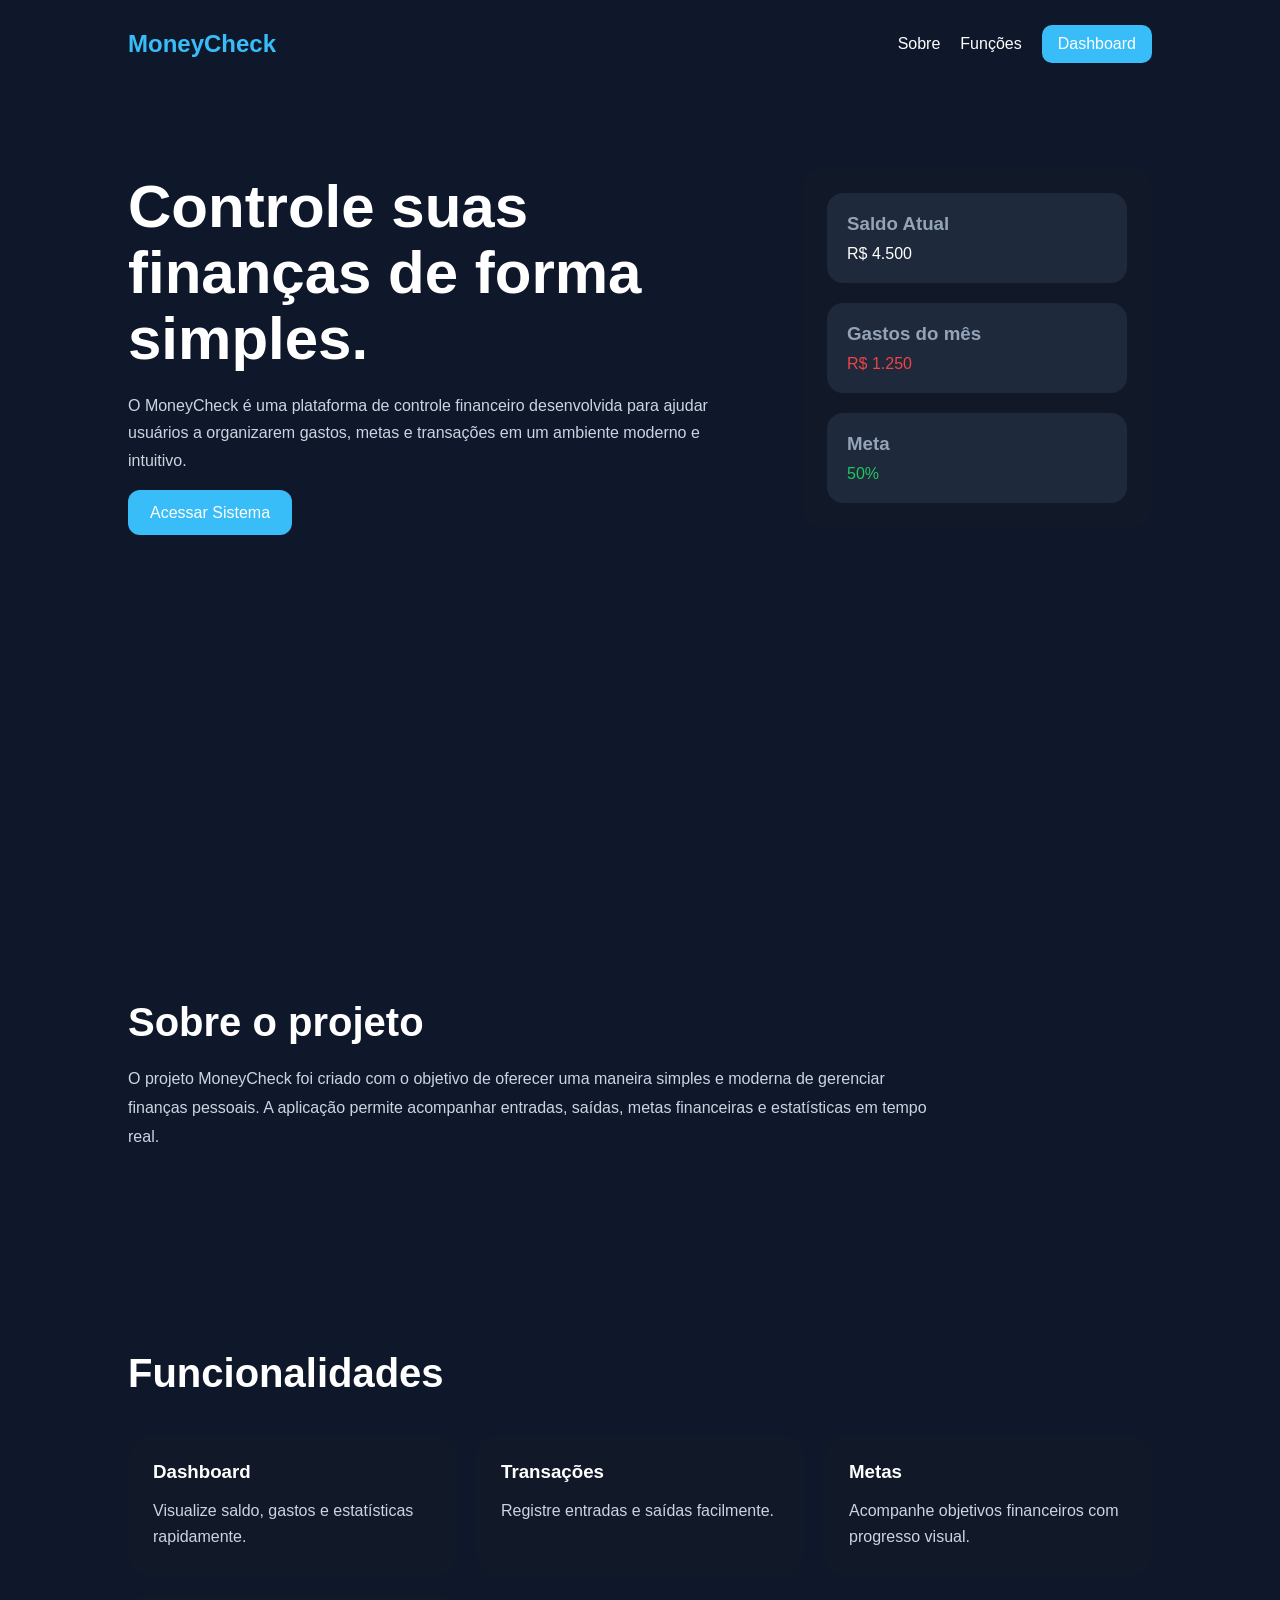
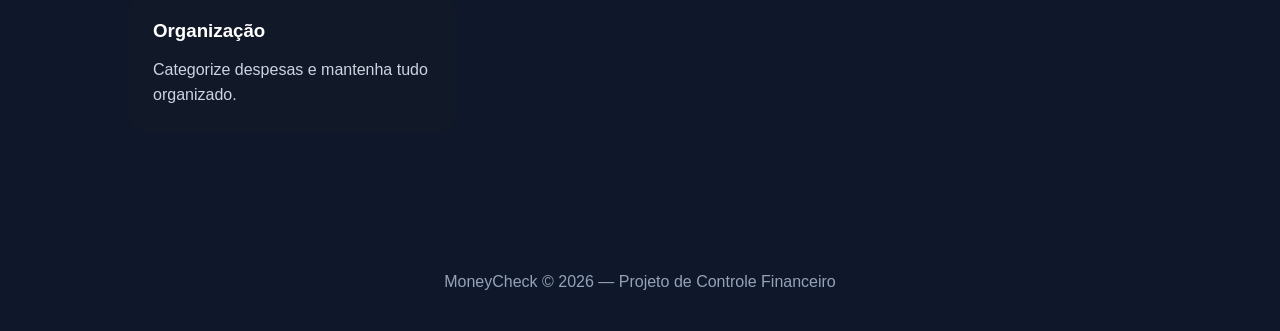
<file: index.html>
<!DOCTYPE html>
<html lang="pt-BR">
<head>
  <meta charset="UTF-8">
  <meta name="viewport" content="width=device-width, initial-scale=1.0">
  <title>MoneyCheck</title>
  <link rel="stylesheet" href="../scr/styles/style.css">
</head>
<body>

  <header class="hero">

    <nav class="navbar">
      <h2>MoneyCheck</h2>

      <div class="links">
        <a href="#about">Sobre</a>
        <a href="#features">Funções</a>
        <a href="/scr/pages/dashboard.html" class="dashboard-btn">
          Dashboard
        </a>
      </div>
    </nav>

    <div class="hero-content">

      <div class="text">

        <h1>
          Controle suas finanças
          de forma simples.
        </h1>

        <p>
          O MoneyCheck é uma plataforma de controle financeiro
          desenvolvida para ajudar usuários a organizarem
          gastos, metas e transações em um ambiente moderno
          e intuitivo.
        </p>

        <a href="/pages/dashboard.html" class="start-btn">
          Acessar Sistema
        </a>

      </div>

      <div class="hero-card">

        <div class="mini-card">
          <h3>Saldo Atual</h3>
          <p>R$ 4.500</p>
        </div>

        <div class="mini-card">
          <h3>Gastos do mês</h3>
          <p class="red">R$ 1.250</p>
        </div>

        <div class="mini-card">
          <h3>Meta</h3>
          <p class="green">50%</p>
        </div>

      </div>

    </div>

  </header>


  <section class="about" id="about">

    <h2>Sobre o projeto</h2>

    <p>
      O projeto MoneyCheck foi criado com o objetivo de oferecer
      uma maneira simples e moderna de gerenciar finanças pessoais.
      A aplicação permite acompanhar entradas, saídas, metas
      financeiras e estatísticas em tempo real.
    </p>

  </section>

  <section class="features" id="features">

    <h2>Funcionalidades</h2>

    <div class="feature-grid">

      <div class="feature-card">
        <!-- colocar imagens dessas partes -->
        <h3>Dashboard</h3>
        <p>
          Visualize saldo, gastos e estatísticas rapidamente.
        </p>
      </div>

      <div class="feature-card">
        <h3>Transações</h3>
        <p>
          Registre entradas e saídas facilmente.
        </p>
      </div>

      <div class="feature-card">
        <h3>Metas</h3>
        <p>
          Acompanhe objetivos financeiros com progresso visual.
        </p>
      </div>

      <div class="feature-card">
        <h3>Organização</h3>
        <p>
          Categorize despesas e mantenha tudo organizado.
        </p>
      </div>

    </div>

  </section>
  <footer>

    <p>
      MoneyCheck © 2026 — Projeto de Controle Financeiro
    </p>

  </footer>

</body>
</html>
</file>
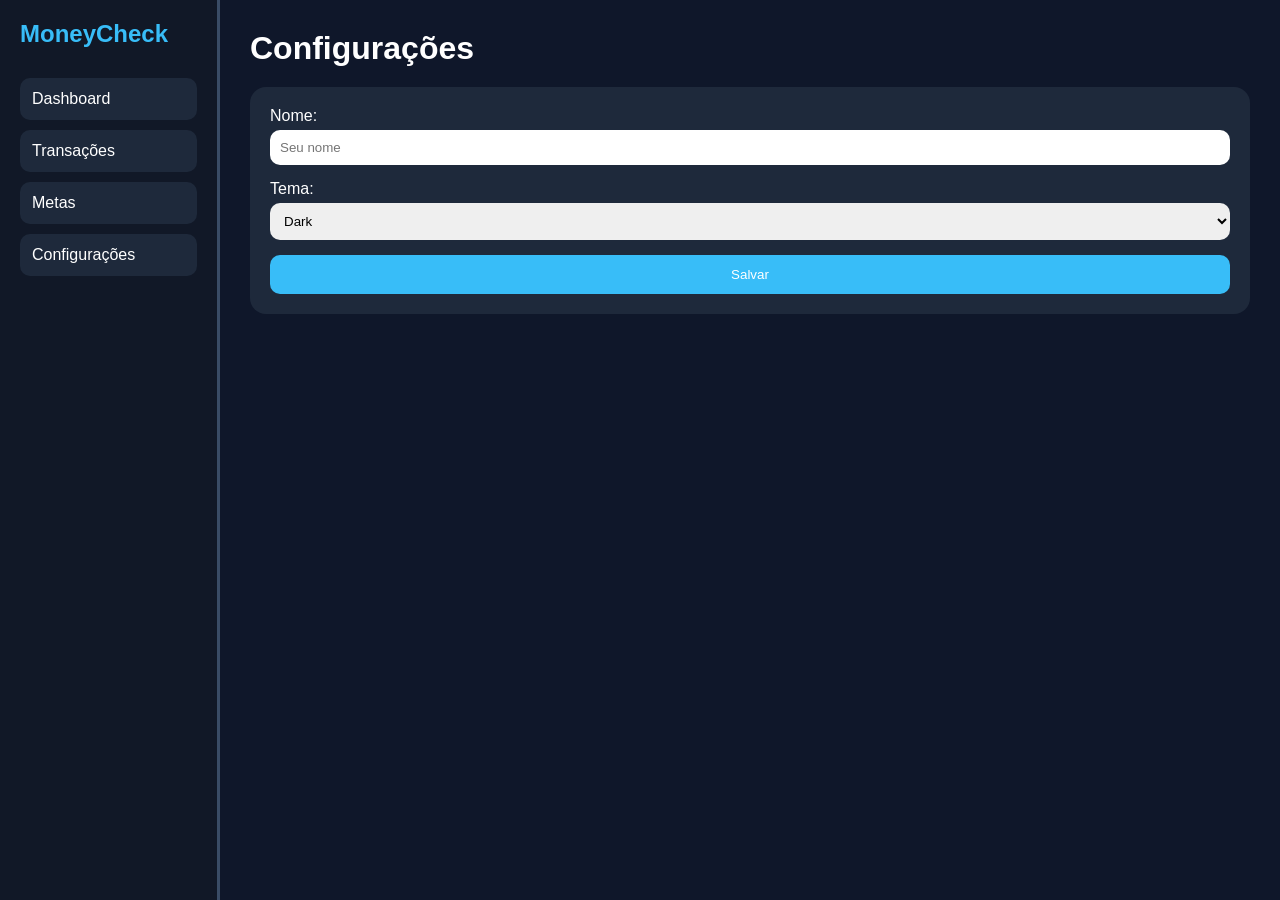
<file: pages/configuracoes.html>
<!DOCTYPE html>
<html lang="pt-BR">
<head>
  <meta charset="UTF-8">
  <meta name="viewport" content="width=device-width, initial-scale=1.0">
  <title>MoneyCheck</title>
  <link rel="stylesheet" href="../styles/configuracoes.css"/>
</head>
<body>

  <aside class="sidebar">
    <h2>MoneyCheck</h2>

    <nav>
      <a href="dashboard.html">Dashboard</a>
      <a href="transacoes.html">Transações</a>
      <a href="metas.html">Metas</a>
      <a href="configuracoes.html">Configurações</a>
    </nav>
  </aside>

  <main class="content">

    <h1>Configurações</h1>

    <div class="settings-box">

      <label>
        Nome:
        <input type="text" placeholder="Seu nome">
      </label>

      <label>
        Tema:
        <select>
          <option>Dark</option>
          <option>Light</option>
        </select>
      </label>

      <button>Salvar</button>

    </div>

  </main>

</body>
</html>
</file>
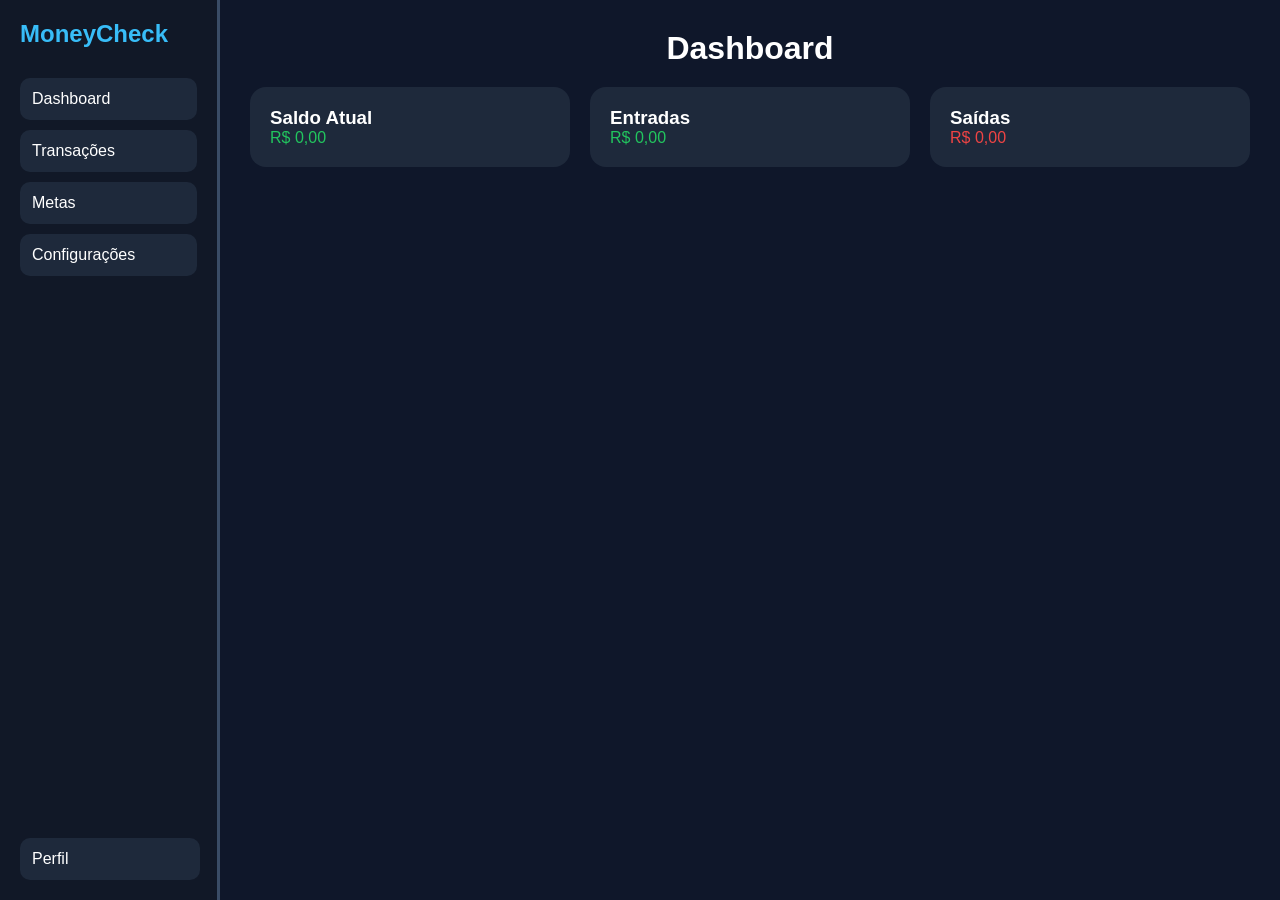
<file: pages/dashboard.html>
<!DOCTYPE html>
<html lang="pt-BR">
<head>
  <meta charset="UTF-8">
  <meta name="viewport" content="width=device-width, initial-scale=1.0">
  <title>MoneyCheck</title>
  <link rel="stylesheet" href="../styles/dashboard.css">
</head>
<body>
  
  <aside class="sidebar">
    <h2>MoneyCheck</h2>

    <nav>
      <a href="dashboard.html">Dashboard</a>
      <a href="transacoes.html">Transações</a>
      <a href="metas.html">Metas</a>
      <a href="configuracoes.html">Configurações</a>
    </nav>
    <div class="perfil">Perfil</div>
  </aside>

  <main class="content">

    <h1 class="title">Dashboard</h1>
<!-- quando clicar elas tem q abrir e tipo aqueles relatorios la , usar o toogle -->
    <section class="cards">

      <div class="card">
        <h3>Saldo Atual</h3>
        <p id="saldo">R$ 0,00</p>
      </div>

      <div class="card">
        <h3>Entradas</h3>
        <p id="receitas" style="color: #22c55e;">+ R$ 0,00</p>
      </div>

      <div class="card">
        <h3>Saídas</h3>
        <p id="despesas" style="color: #ef4444;">- R$ 0,00</p>
      </div>

    </section>

  </main>
<script  type="module" src="../script/dashboard.js"></script>
</body>
</html>
</file>
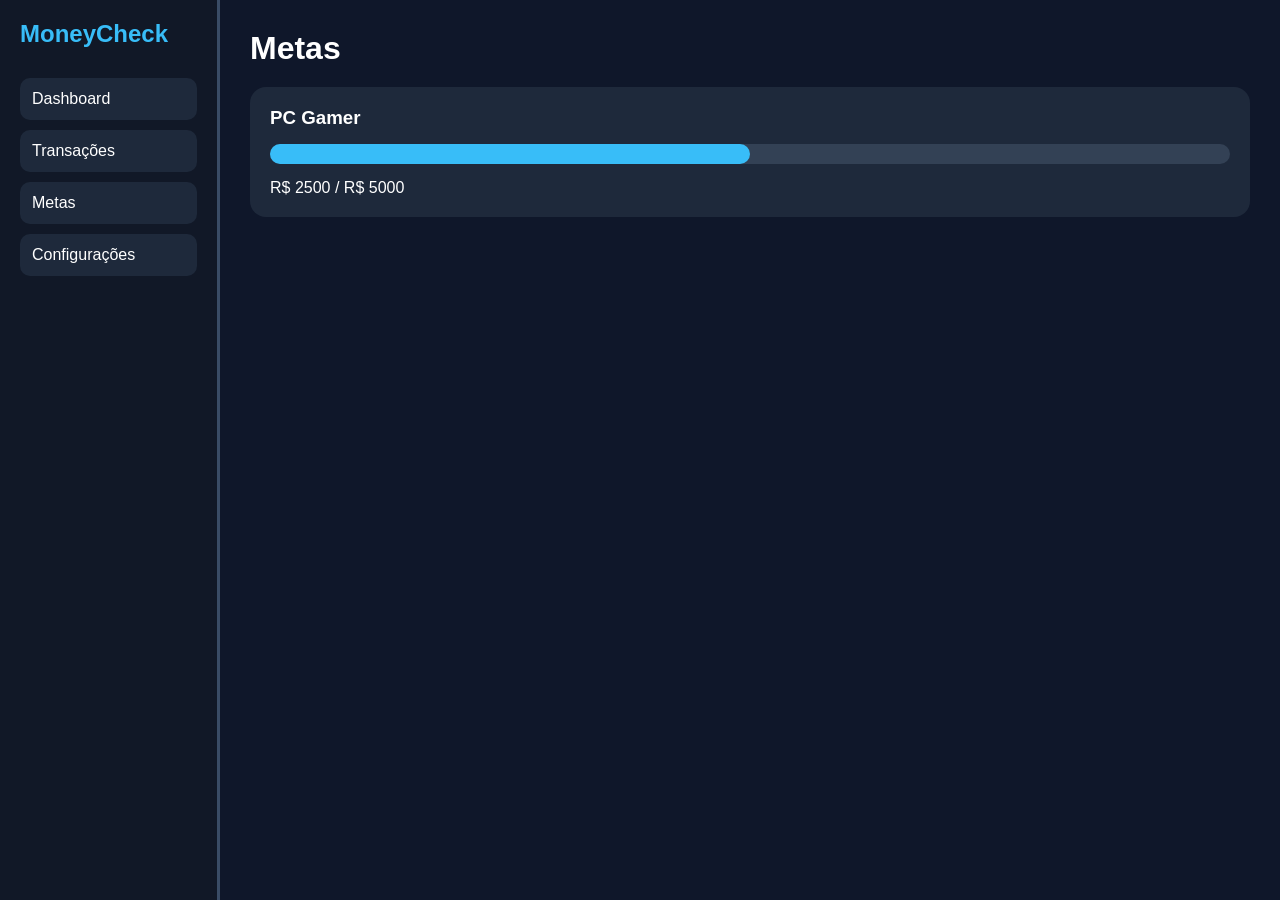
<file: pages/metas.html>
<!DOCTYPE html>
<html lang="pt-BR">
<head>
  <meta charset="UTF-8">
  <meta name="viewport" content="width=device-width, initial-scale=1.0">
  <title>Metas</title>
  <link rel="stylesheet" href="../styles/metas.css">
</head>
<body>

  <aside class="sidebar">
    <h2>MoneyCheck</h2>

    <nav>
      <a href="dashboard.html">Dashboard</a>
      <a href="transacoes.html">Transações</a>
      <a href="metas.html">Metas</a>
      <a href="configuracoes.html">Configurações</a>
    </nav>
  </aside>

  <main class="content">

    <h1>Metas</h1>

    <div class="goal-card">

      <h3>PC Gamer</h3>

      <div class="progress">
        <div class="bar"></div>
      </div>

      <p>R$ 2500 / R$ 5000</p>

    </div>

  </main>

</body>
</html>
</file>
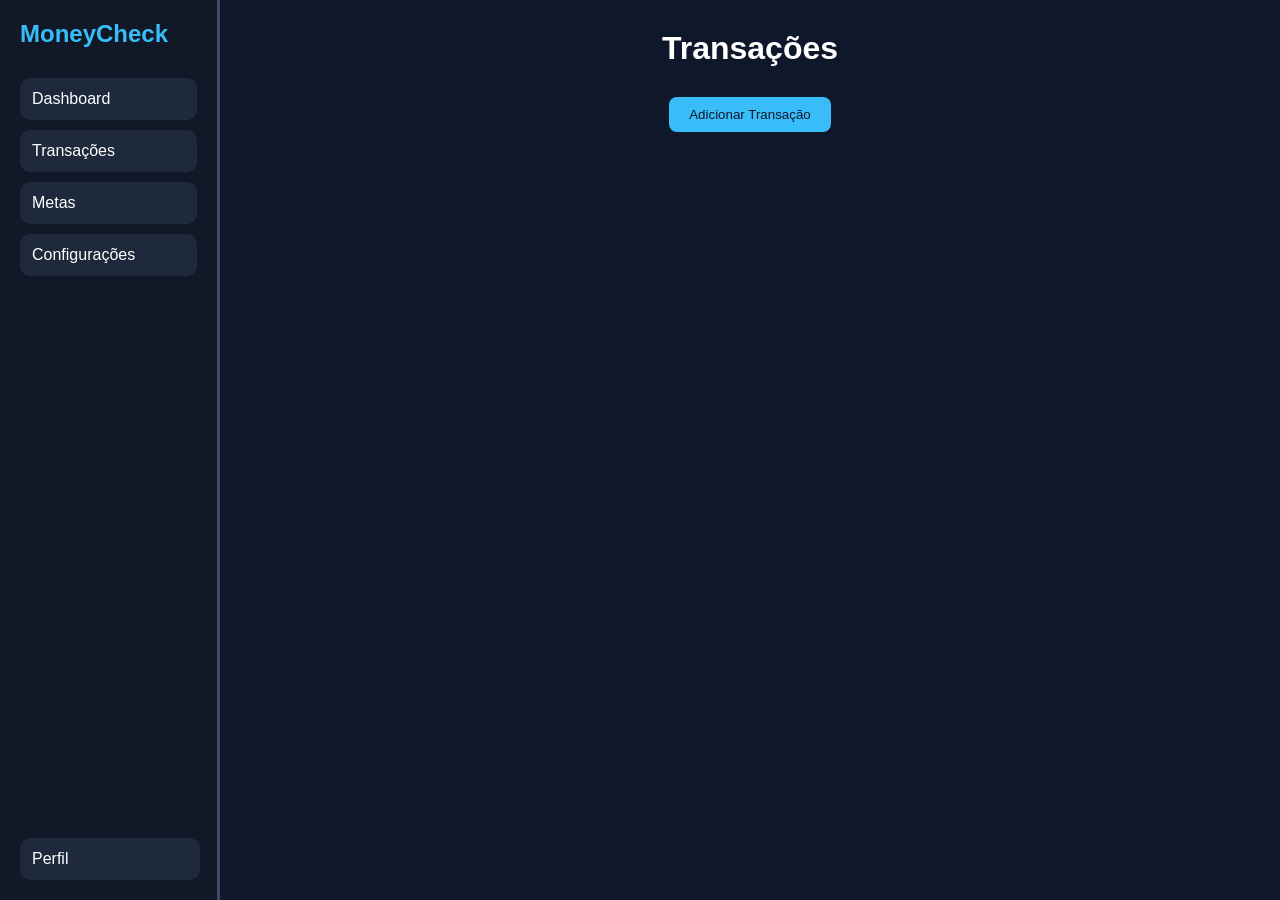
<file: pages/transacoes.html>
<!DOCTYPE html>
<html lang="pt-BR">

<head>
  <meta charset="UTF-8">
  <meta name="viewport" content="width=device-width, initial-scale=1.0">
  <title>MoneyCheck</title>
  <link rel="stylesheet" href="../styles/transacoes.css">
  <link rel="stylesheet" href="https://cloudflare.com">
  <!-- adicionar link para icons -->
</head>

<body>

  <aside class="sidebar">
    <h2>MoneyCheck
    </h2>

    <nav>
      <a href="dashboard.html">Dashboard</a>
      <a href="transacoes.html">Transações</a>
      <a href="metas.html">Metas</a>
      <a href="configuracoes.html">Configurações</a>
    </nav>
    <div class="perfil">Perfil</div>
  </aside>

  <main class="content">
    <h1 class="title">Transações</h1>

    <div id="lista"></div>

    <div class="adictran">
      <button onclick="abrirFormulario()">Adicionar Transação</button>
    </div>
    <div class="overlay" id="overlay">
      <div class="newtransaction" id="formtransacao">
        <h3>Nova Transação</h3>
        <input type="text" id="descricao" placeholder="Descrição" autocomplete="off">

        <input type="number" id="valor" placeholder="Valor">
        <button onclick="adicionarTransacao()">Salvar</button>
      </div>
    </div>
  </main>
  <!-- carregar por ultimo -->
  <script type="module" src="../script/transacao.js"></script>
</body>

</html>
</file>
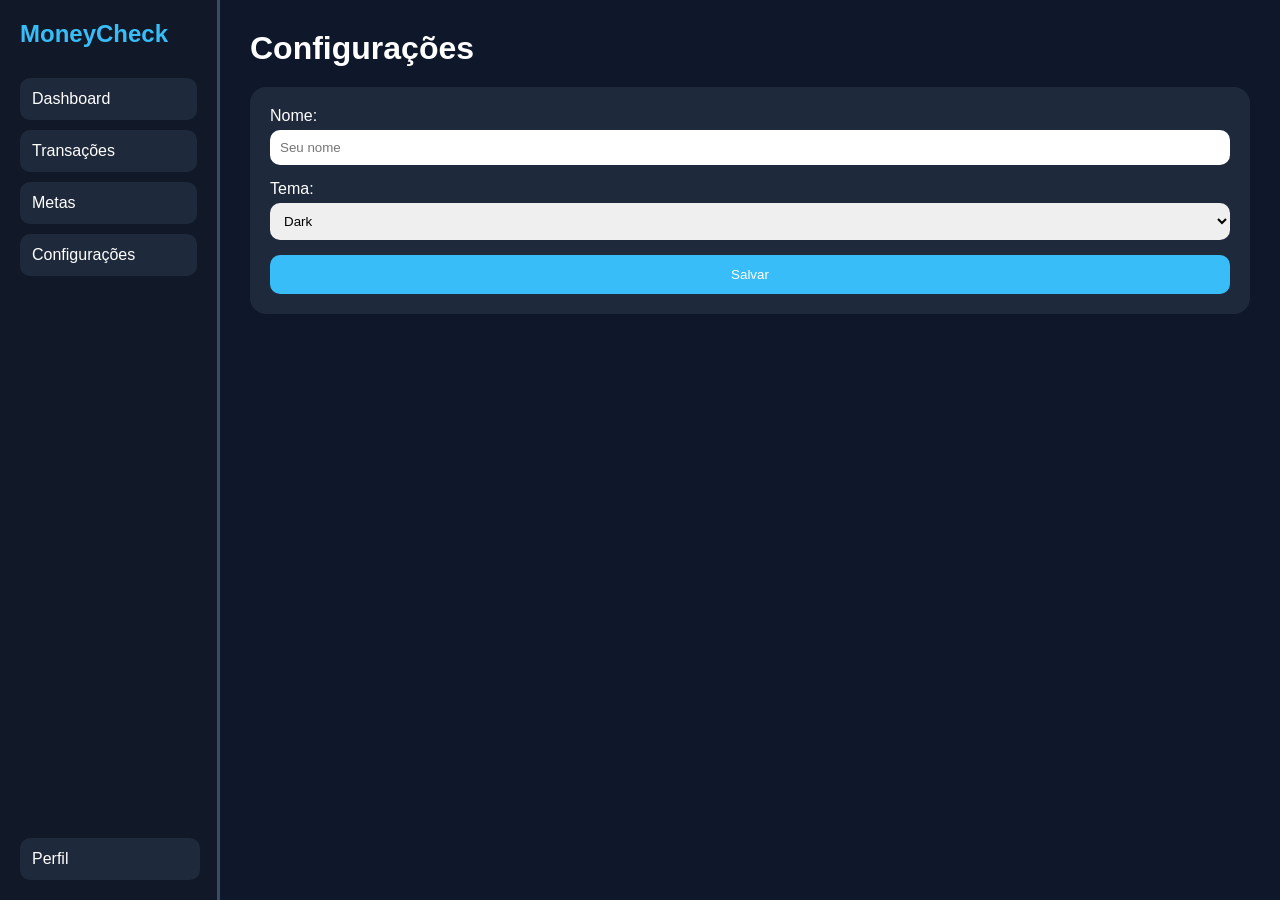
<file: scr/pages/configuracoes.html>
<!DOCTYPE html>
<html lang="pt-BR">
<head>
  <meta charset="UTF-8">
  <meta name="viewport" content="width=device-width, initial-scale=1.0">
  <title>MoneyCheck</title>
  <link rel="stylesheet" href="../styles/configuracoes.css"/>
</head>
<body>

  <aside class="sidebar">
    <h2>MoneyCheck</h2>

    <nav>
      <a href="dashboard.html">Dashboard</a>
      <a href="transacoes.html">Transações</a>
      <a href="metas.html">Metas</a>
      <a href="configuracoes.html">Configurações</a>
    </nav>
    <div class="perfil">Perfil</div>
  </aside>

  <main class="content">

    <h1>Configurações</h1>

    <div class="settings-box">

      <label>
        Nome:
        <input type="text" placeholder="Seu nome">
      </label>

      <label>
        Tema:
        <select>
          <option>Dark</option>
          <option>Light</option>
        </select>
      </label>

      <button>Salvar</button>

    </div>

  </main>

</body>
</html>
</file>
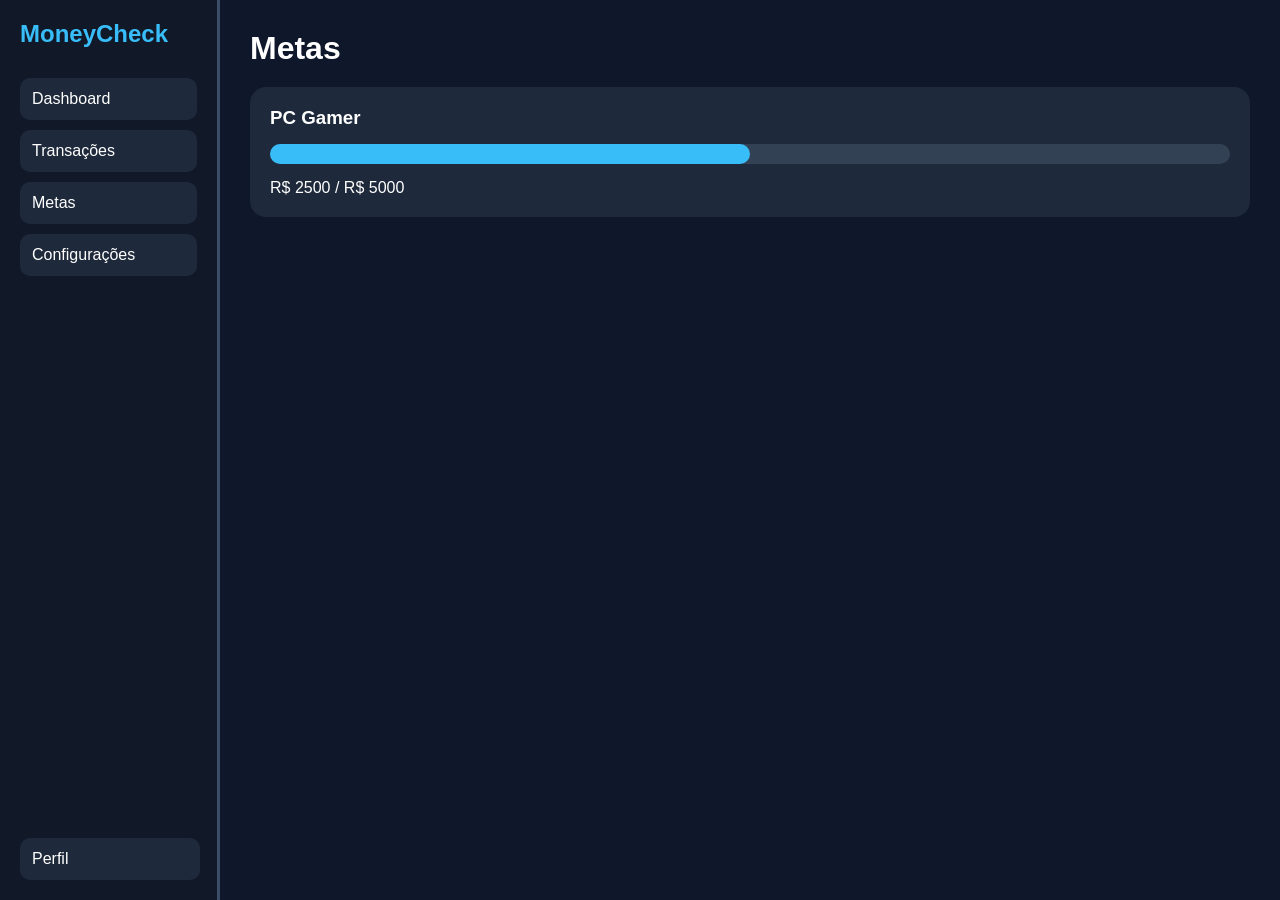
<file: scr/pages/metas.html>
<!DOCTYPE html>
<html lang="pt-BR">
<head>
  <meta charset="UTF-8">
  <meta name="viewport" content="width=device-width, initial-scale=1.0">
  <title>Metas</title>
  <link rel="stylesheet" href="../styles/metas.css">
</head>
<body>

  <aside class="sidebar">
    <h2>MoneyCheck</h2>

    <nav>
      <a href="dashboard.html">Dashboard</a>
      <a href="transacoes.html">Transações</a>
      <a href="metas.html">Metas</a>
      <a href="configuracoes.html">Configurações</a>
    </nav>
    <div class="perfil">Perfil</div>
  </aside>

  <main class="content">

    <h1>Metas</h1>

    <div class="goal-card">

      <h3>PC Gamer</h3>

      <div class="progress">
        <div class="bar"></div>
      </div>

      <p>R$ 2500 / R$ 5000</p>

    </div>

  </main>

</body>
</html>
</file>
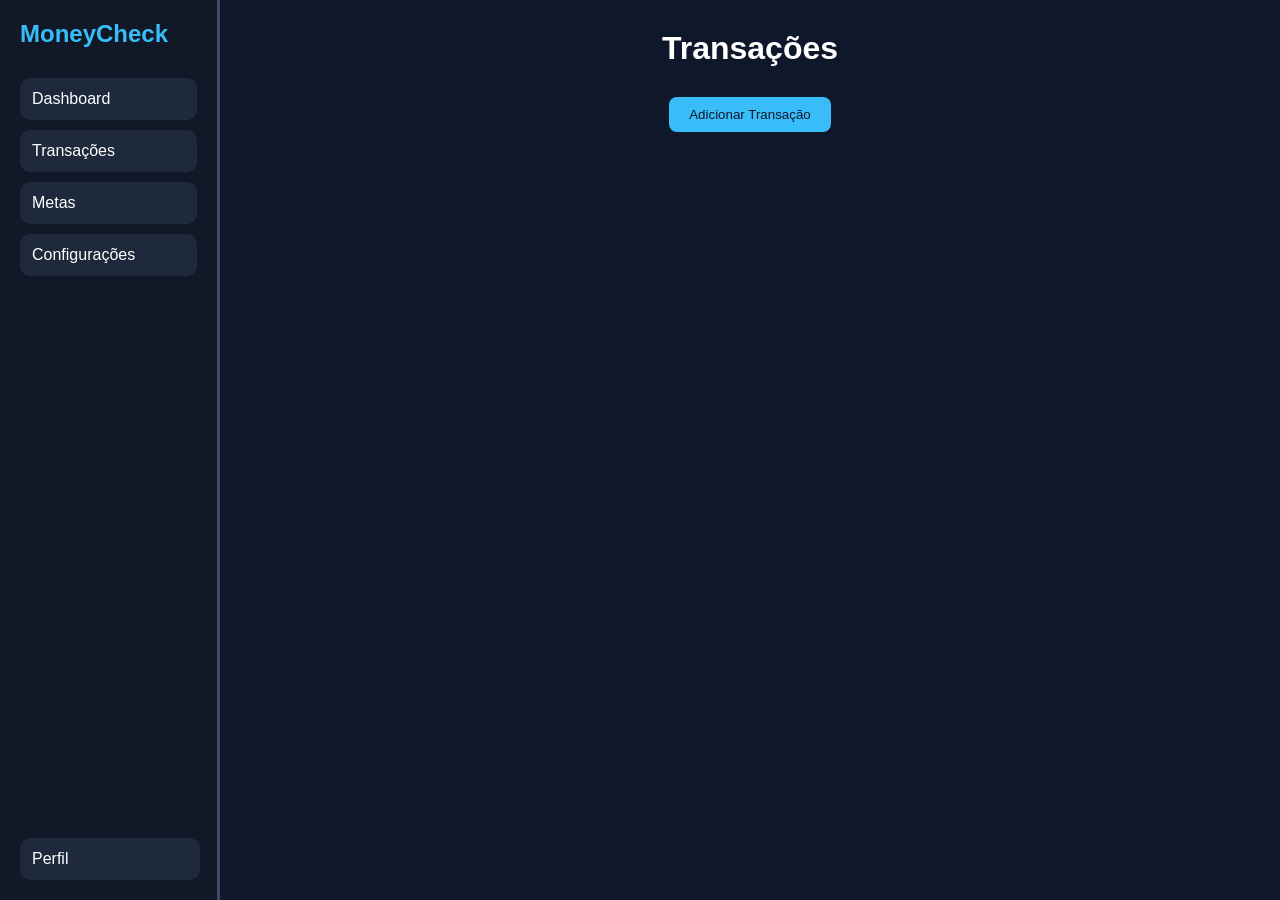
<file: scr/pages/transacoes.html>
<!DOCTYPE html>
<html lang="pt-BR">

<head>
  <meta charset="UTF-8">
  <meta name="viewport" content="width=device-width, initial-scale=1.0">
  <title>MoneyCheck</title>
  <link rel="stylesheet" href="../styles/transacoes.css">
  <link rel="stylesheet" href="https://cloudflare.com">
  <!-- adicionar link para icons -->
</head>

<body>

  <aside class="sidebar">
    <h2>MoneyCheck
    </h2>

    <nav>
      <a href="dashboard.html">Dashboard</a>
      <a href="transacoes.html">Transações</a>
      <a href="metas.html">Metas</a>
      <a href="configuracoes.html">Configurações</a>
    </nav>
    <div class="perfil">Perfil</div>
  </aside>

  <main class="content">
    <h1 class="title">Transações</h1>

    <div id="lista"></div>

    <div class="adictran">
      <button onclick="abrirFormulario()">Adicionar Transação</button>
    </div>
    <!-- colocar umas opções pra ser o tipo de gasto -->
    <div class="overlay" id="overlay">
      <div class="newtransaction" id="formtransacao">
        <h3>Nova Transação</h3>
        <input type="text" id="descricao" placeholder="Descrição" autocomplete="off">

        <input type="number" id="valor" placeholder="Valor">
        <button onclick="adicionarTransacao()">Salvar</button>
      </div>
    </div>
  </main>
  <!-- carregar por ultimo -->
  <script type="module" src="../script/transacao.js"></script>
</body>

</html>
</file>
<file: scr/styles/style.css>
*{
  margin:0;
  padding:0;
  box-sizing:border-box;
  font-family:Arial, Helvetica, sans-serif;
}

body{
  background:#0f172a;
  color:white;
}

/* NAVBAR */

.navbar{
  display:flex;
  justify-content:space-between;
  align-items:center;

  padding:25px 10%;
}

.navbar h2{
  color:#38bdf8;
}

.links{
  display:flex;
  align-items:center;
  gap:20px;
}

.links a{
  text-decoration:none;
  color:white;
}

.dashboard-btn{
  background:#38bdf8;
  padding:10px 16px;
  border-radius:10px;
}

/* HERO */

.hero{
  min-height:100vh;
}

.hero-content{
  display:flex;
  justify-content:space-between;
  align-items:center;

  padding:80px 10%;
  gap:50px;
}

.text{
  max-width:600px;
}

.text h1{
  font-size:60px;
  margin-bottom:20px;
  line-height:1.1;
}

.text p{
  color:#cbd5e1;
  line-height:1.7;
  margin-bottom:30px;
}

.start-btn{
  text-decoration:none;
  background:#38bdf8;
  color:white;

  padding:14px 22px;
  border-radius:12px;
}

/* HERO CARD */

.hero-card{
  width:350px;

  background:#111827;
  padding:25px;
  border-radius:20px;

  display:flex;
  flex-direction:column;
  gap:20px;
}

.mini-card{
  background:#1e293b;
  padding:20px;
  border-radius:16px;
}

.mini-card h3{
  margin-bottom:10px;
  color:#94a3b8;
}

.green{
  color:#22c55e;
}

.red{
  color:#ef4444;
}

/* ABOUT */

.about{
  padding:100px 10%;
}

.about h2{
  margin-bottom:20px;
  font-size:40px;
}

.about p{
  color:#cbd5e1;
  line-height:1.8;
  max-width:800px;
}


.features{
  padding:100px 10%;
}

.features h2{
  font-size:40px;
  margin-bottom:40px;
}

.feature-grid{
  display:grid;
  grid-template-columns:repeat(auto-fit, minmax(250px, 1fr));
  gap:20px;
}

.feature-card{
  background:#111827;
  padding:25px;
  border-radius:20px;
}

.feature-card h3{
  margin-bottom:15px;
}

.feature-card p{
  color:#cbd5e1;
  line-height:1.6;
}

/* FOOTER */

footer{
  padding:40px;
  text-align:center;
  color:#94a3b8;
}

@media(max-width:900px){

  .hero-content{
    flex-direction:column;
  }

  .text h1{
    font-size:42px;
  }

  .hero-card{
    width:100%;
  }

  .navbar{
    flex-direction:column;
    gap:20px;
  }

}
</file>
<file: styles/configuracoes.css>
*{
  margin:0;
  padding:0;
  box-sizing:border-box;
  font-family:Arial;
}

body{
  display:flex;
  background:#0f172a;
  color:white;
}

.sidebar{
  width:220px;
  height:100vh;
  background:#111827;
  padding:20px;
  border-right: 3px solid #3a4c66;
}

.sidebar h2{
  color:#38bdf8;
  margin-bottom:30px;
}

.sidebar nav{
  display:flex;
  flex-direction:column;
  gap:10px;
}

.sidebar a{
  text-decoration:none;
  color:white;
  background:#1e293b;
  padding:12px;
  border-radius:10px;
}

.content{
  flex:1;
  padding:30px;
}

.settings-box{
  background:#1e293b;
  padding:20px;
  border-radius:16px;
  margin-top:20px;

  display:flex;
  flex-direction:column;
  gap:15px;
}

.settings-box input,
.settings-box select{
  width:100%;
  padding:10px;
  margin-top:5px;
  border:none;
  border-radius:10px;
}

.settings-box button{
  background:#38bdf8;
  border:none;
  padding:12px;
  border-radius:10px;
  color:white;
  cursor:pointer;
}
</file>
<file: styles/dashboard.css>
* {
  margin: 0;
  padding: 0;
  box-sizing: border-box;
  font-family: Arial;
}

body {
  display: flex;
  background: #0f172a;
  color: white;
}

.title {
  text-align: center;
  margin-bottom: 10px;
}

.sidebar {
  width: 220px;
  height: 100vh;
  background: #111827;
  padding: 20px;
  border-right: 3px solid #3a4c66;
}

.perfil {
  background: #1e293b;
  padding: 12px;
  border-radius: 10px;
  position: fixed;
  bottom: 20px;
  width: 180px;
}

.sidebar h2 {
  color: #38bdf8;
  margin-bottom: 30px;
}

.sidebar nav {
  display: flex;
  flex-direction: column;
  gap: 10px;
}

.sidebar a {
  text-decoration: none;
  color: white;
  background: #1e293b;
  padding: 12px;
  border-radius: 10px;
}

.content {
  flex: 1;
  padding: 30px;
}

.cards {
  display: flex;
  gap: 20px;
  margin-top: 20px;
}

.card {
  flex: 1;
  background: #1e293b;
  padding: 20px;
  border-radius: 16px;
  transition: border 300ms ease, transform 300ms ease;
}

.card:hover {
  background: #17202c;
  border: 2px solid aliceblue;
  transform: translateY(-4px);
}

.green {
  color: #22c55e;
}

.red {
  color: #ef4444;
}
</file>
<file: styles/metas.css>
*{
  margin:0;
  padding:0;
  box-sizing:border-box;
  font-family:Arial;
}

body{
  display:flex;
  background:#0f172a;
  color:white;
}

.sidebar{
  width:220px;
  height:100vh;
  background:#111827;
  padding:20px;
  border-right: 3px solid #3a4c66;
}

.sidebar h2{
  color:#38bdf8;
  margin-bottom:30px;
}

.sidebar nav{
  display:flex;
  flex-direction:column;
  gap:10px;
}

.sidebar a{
  text-decoration:none;
  color:white;
  background:#1e293b;
  padding:12px;
  border-radius:10px;
}

.content{
  flex:1;
  padding:30px;
}

.goal-card{
  background:#1e293b;
  padding:20px;
  border-radius:16px;
  margin-top:20px;
}

.progress{
  width:100%;
  height:20px;
  background:#334155;
  border-radius:20px;
  margin:15px 0;
}

.bar{
  width:50%;
  height:100%;
  background:#38bdf8;
  border-radius:20px;
}
</file>
<file: styles/transacoes.css>
* {
  margin: 0;
  padding: 0;
  box-sizing: border-box;
  font-family: Arial;
}

.title {
  text-align: center;
  margin-bottom: 10px;
}

body {
  display: flex;
  background: #0f172a;
  color: white;
}


div button {
  background: #38bdf8;
  color: #0f172a;
  border: none;
  padding: 10px 20px;
  border-radius: 8px;
}

.adictran {
  display: flex;
  justify-content: center;
  align-items: center;
  padding: 20px;
}

/* adicionar transação */

.overlay {
  display: none;

  position: fixed;
  top: 0;
  left: 0;

  width: 100%;
  height: 100vh;

  background: rgba(0,0,0,0.5);

  backdrop-filter: blur(4px);

  justify-content: center;
  align-items: center;

  z-index: 999;
}
.newtransaction {
  background: #1e293b;
  width: 300px;
  padding: 20px;
  border-radius: 12px;

  display: flex;
  flex-direction: column;
  gap: 10px;
}

.newtransaction input {
  display: flex;
  padding: 4px;
  color: white;
  background-color: #0f172a;
  border: 1px solid #3a4c66;
}
.receita {
  color: #22c55e;
}
.despesa {
  color: #ef4444;
}

.newtransaction h3 {
  text-align: center;
}

.deletetransaction {
  background: #ef4444;
  color: white;
  border: none;
  height: 100%;
  border-radius: 8px;
}
/* acabou sobre adicionar transação */
.perfil {
  background: #1e293b;
  padding: 12px;
  border-radius: 10px;
  position: fixed;
  bottom: 20px;
  width: 180px;
}

.sidebar {
  width: 220px;
  height: 100vh;
  background: #111827;
  padding: 20px;
  border-right: 3px solid #3a4c66;
}

.sidebar h2 {
  color: #38bdf8;
  margin-bottom: 30px;
}

.sidebar nav {
  display: flex;
  flex-direction: column;
  gap: 10px;
}

.sidebar a {
  text-decoration: none;
  color: white;
  background: #1e293b;
  padding: 12px;
  border-radius: 10px;
}

.content {
  flex: 1;
  padding: 30px;
}

.transaction {
  background: #1e293b;
  padding: 15px;
  border-radius: 12px;
  margin-top: 15px;
  display: flex;
  align-items: center;
  justify-content: space-between;
}
</file>
<file: scr/styles/configuracoes.css>
*{
  margin:0;
  padding:0;
  box-sizing:border-box;
  font-family:Arial;
}

body{
  display:flex;
  background:#0f172a;
  color:white;
}

.sidebar{
  width:220px;
  height:100vh;
  background:#111827;
  padding:20px;
  border-right: 3px solid #3a4c66;
}

.sidebar h2{
  color:#38bdf8;
  margin-bottom:30px;
}

.sidebar nav{
  display:flex;
  flex-direction:column;
  gap:10px;
}
.perfil {
  background: #1e293b;
  padding: 12px;
  border-radius: 10px;
  position: fixed;
  bottom: 20px;
  width: 180px;
}
.sidebar a{
  text-decoration:none;
  color:white;
  background:#1e293b;
  padding:12px;
  border-radius:10px;
}

.content{
  flex:1;
  padding:30px;
}

.settings-box{
  background:#1e293b;
  padding:20px;
  border-radius:16px;
  margin-top:20px;

  display:flex;
  flex-direction:column;
  gap:15px;
}

.settings-box input,
.settings-box select{
  width:100%;
  padding:10px;
  margin-top:5px;
  border:none;
  border-radius:10px;
}

.settings-box button{
  background:#38bdf8;
  border:none;
  padding:12px;
  border-radius:10px;
  color:white;
  cursor:pointer;
}
</file>
<file: scr/styles/metas.css>
*{
  margin:0;
  padding:0;
  box-sizing:border-box;
  font-family:Arial;
}

body{
  display:flex;
  background:#0f172a;
  color:white;
}

.sidebar{
  width:220px;
  height:100vh;
  background:#111827;
  padding:20px;
  border-right: 3px solid #3a4c66;
}

.sidebar h2{
  color:#38bdf8;
  margin-bottom:30px;
}

.sidebar nav{
  display:flex;
  flex-direction:column;
  gap:10px;
}
.perfil {
  background: #1e293b;
  padding: 12px;
  border-radius: 10px;
  position: fixed;
  bottom: 20px;
  width: 180px;
}
.sidebar a{
  text-decoration:none;
  color:white;
  background:#1e293b;
  padding:12px;
  border-radius:10px;
}

.content{
  flex:1;
  padding:30px;
}

.goal-card{
  background:#1e293b;
  padding:20px;
  border-radius:16px;
  margin-top:20px;
}

.progress{
  width:100%;
  height:20px;
  background:#334155;
  border-radius:20px;
  margin:15px 0;
}

.bar{
  width:50%;
  height:100%;
  background:#38bdf8;
  border-radius:20px;
}
</file>
<file: scr/styles/transacoes.css>
* {
  margin: 0;
  padding: 0;
  box-sizing: border-box;
  font-family: Arial;
}

.title {
  text-align: center;
  margin-bottom: 10px;
}

body {
  display: flex;
  background: #0f172a;
  color: white;
}


div button {
  background: #38bdf8;
  color: #0f172a;
  border: none;
  padding: 10px 20px;
  border-radius: 8px;
}

.adictran {
  display: flex;
  justify-content: center;
  align-items: center;
  padding: 20px;
}

/* adicionar transação */

.overlay {
  display: none;

  position: fixed;
  top: 0;
  left: 0;

  width: 100%;
  height: 100vh;

  background: rgba(0,0,0,0.5);

  backdrop-filter: blur(4px);

  justify-content: center;
  align-items: center;

  z-index: 999;
}
.newtransaction {
  background: #1e293b;
  width: 300px;
  padding: 20px;
  border-radius: 12px;

  display: flex;
  flex-direction: column;
  gap: 10px;
}

.newtransaction input {
  display: flex;
  padding: 4px;
  color: white;
  background-color: #0f172a;
  border: 1px solid #3a4c66;
}
.receita {
  color: #22c55e;
}
.despesa {
  color: #ef4444;
}

.newtransaction h3 {
  text-align: center;
}

.deletetransaction {
  background: #ef4444;
  color: white;
  border: none;
  height: 100%;
  border-radius: 8px;
}
/* acabou sobre adicionar transação */
.perfil {
  background: #1e293b;
  padding: 12px;
  border-radius: 10px;
  position: fixed;
  bottom: 20px;
  width: 180px;
}

.sidebar {
  width: 220px;
  height: 100vh;
  background: #111827;
  padding: 20px;
  border-right: 3px solid #3a4c66;
}

.sidebar h2 {
  color: #38bdf8;
  margin-bottom: 30px;
}

.sidebar nav {
  display: flex;
  flex-direction: column;
  gap: 10px;
}

.sidebar a {
  text-decoration: none;
  color: white;
  background: #1e293b;
  padding: 12px;
  border-radius: 10px;
}

.content {
  flex: 1;
  padding: 30px;
}

.transaction {
  background: #1e293b;
  padding: 15px;
  border-radius: 12px;
  margin-top: 15px;
  display: flex;
  align-items: center;
  justify-content: space-between;
}
</file>
